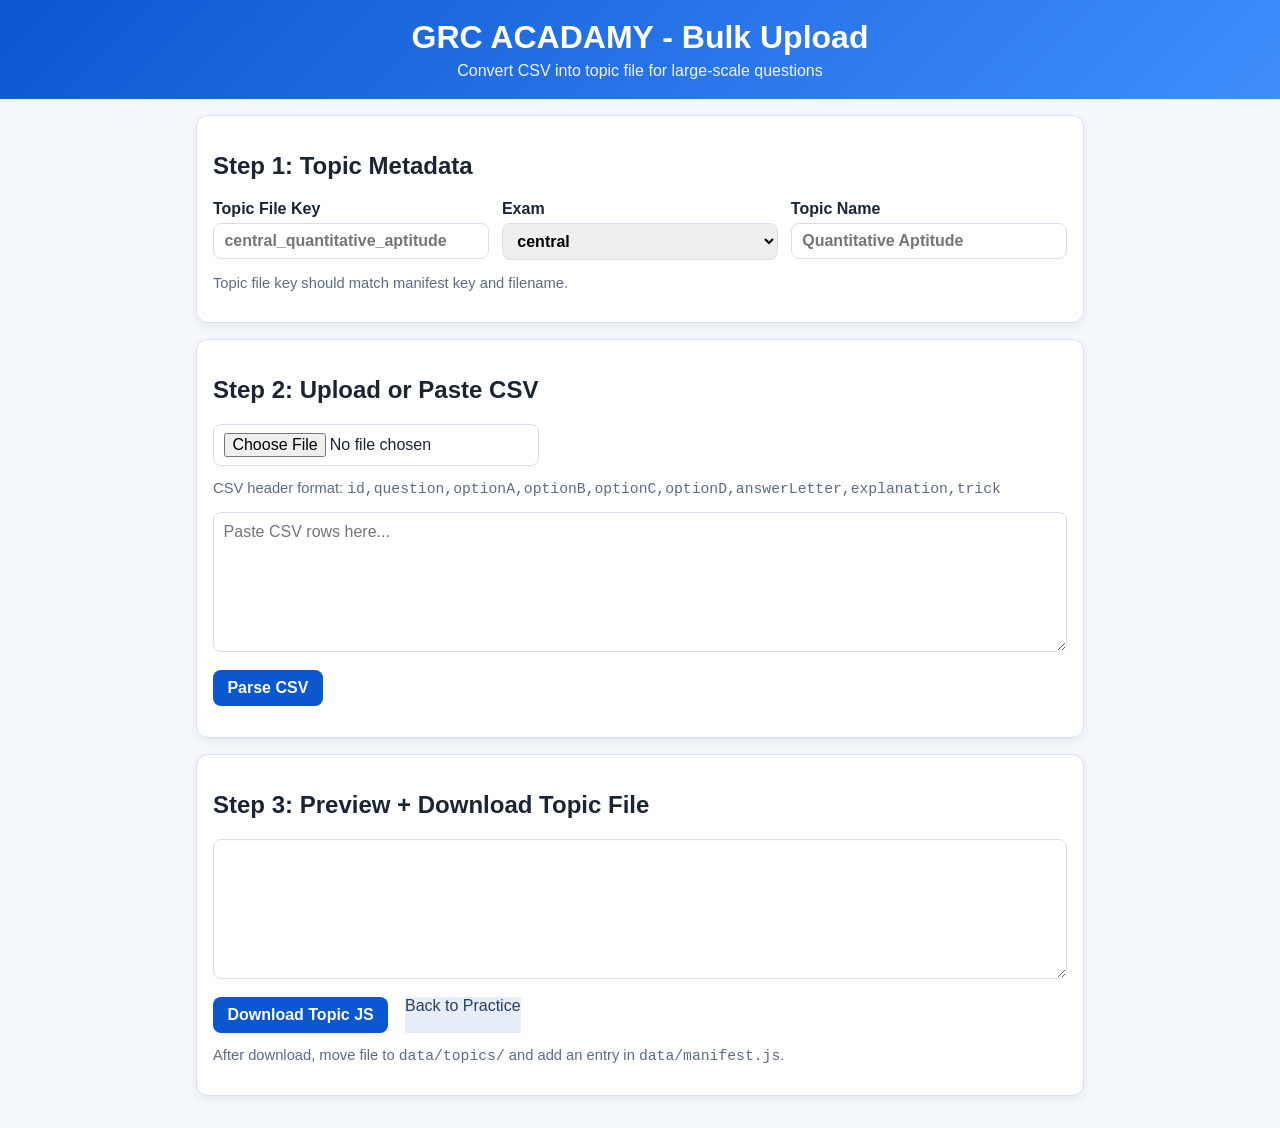
<file: admin.html>
<!doctype html>
<html lang="en">
<head>
  <meta charset="UTF-8" />
  <meta name="viewport" content="width=device-width, initial-scale=1.0" />
  <title>GRC ACADAMY - Bulk Upload Tool</title>
  <link rel="stylesheet" href="styles.css" />
</head>
<body>
  <header class="topbar">
    <h1>GRC ACADAMY - Bulk Upload</h1>
    <p>Convert CSV into topic file for large-scale questions</p>
  </header>

  <main class="container">
    <section class="card">
      <h2>Step 1: Topic Metadata</h2>
      <div class="grid">
        <label>
          Topic File Key
          <input id="topicKey" placeholder="central_quantitative_aptitude" />
        </label>
        <label>
          Exam
          <select id="examType">
            <option value="central">central</option>
            <option value="ap">ap</option>
          </select>
        </label>
        <label>
          Topic Name
          <input id="topicName" placeholder="Quantitative Aptitude" />
        </label>
      </div>
      <p class="help-text">Topic file key should match manifest key and filename.</p>
    </section>

    <section class="card">
      <h2>Step 2: Upload or Paste CSV</h2>
      <input id="csvFile" type="file" accept=".csv,text/csv" />
      <p class="help-text">
        CSV header format:
        <code>id,question,optionA,optionB,optionC,optionD,answerLetter,explanation,trick</code>
      </p>
      <textarea id="csvText" placeholder="Paste CSV rows here..."></textarea>
      <div class="actions">
        <button id="parseBtn" class="primary">Parse CSV</button>
      </div>
      <p id="parseStatus" class="help-text"></p>
    </section>

    <section class="card">
      <h2>Step 3: Preview + Download Topic File</h2>
      <textarea id="outputText" readonly></textarea>
      <div class="actions">
        <button id="downloadBtn" class="primary">Download Topic JS</button>
        <a class="secondary tool-link" href="index.html">Back to Practice</a>
      </div>
      <p class="help-text">
        After download, move file to <code>data/topics/</code> and add an entry in <code>data/manifest.js</code>.
      </p>
    </section>
  </main>

  <script src="admin.js"></script>
</body>
</html>
</file>
<file: styles.css>
:root {
  --bg: #f4f7fb;
  --card: #ffffff;
  --text: #1a2433;
  --muted: #5d6b82;
  --primary: #0b57d0;
  --primary-dark: #0844a5;
  --good: #198754;
  --bad: #d93025;
  --border: #d7e0ec;
}

* {
  box-sizing: border-box;
}

body {
  margin: 0;
  font-family: "Segoe UI", Tahoma, Geneva, Verdana, sans-serif;
  background: var(--bg);
  color: var(--text);
}

.topbar {
  background: linear-gradient(135deg, #0b57d0, #3f8efc);
  color: #fff;
  padding: 1.2rem 1rem;
  text-align: center;
}

.topbar h1 {
  margin: 0;
}

.topbar p {
  margin: 0.35rem 0 0;
  opacity: 0.95;
}

.container {
  max-width: 920px;
  margin: 1rem auto 2rem;
  padding: 0 1rem;
}

.card {
  background: var(--card);
  border: 1px solid var(--border);
  border-radius: 12px;
  padding: 1rem;
  margin-bottom: 1rem;
  box-shadow: 0 4px 10px rgba(16, 40, 74, 0.06);
}

.grid {
  display: grid;
  grid-template-columns: repeat(auto-fit, minmax(190px, 1fr));
  gap: 0.8rem;
  margin-bottom: 0.8rem;
}

label {
  display: flex;
  flex-direction: column;
  gap: 0.35rem;
  font-weight: 600;
}

select,
input,
button {
  font: inherit;
}

a {
  text-decoration: none;
}

select,
input {
  padding: 0.5rem 0.65rem;
  border-radius: 8px;
  border: 1px solid var(--border);
}

button {
  border: none;
  border-radius: 8px;
  padding: 0.55rem 0.9rem;
  cursor: pointer;
  font-weight: 600;
}

.primary {
  background: var(--primary);
  color: #fff;
}

.primary:hover {
  background: var(--primary-dark);
}

.secondary {
  background: #e8eef8;
  color: #254167;
}

.tool-link {
  display: inline-block;
  margin-left: 0.5rem;
}

.quiz-head {
  display: flex;
  justify-content: space-between;
  align-items: baseline;
  gap: 1rem;
  margin-bottom: 0.6rem;
}

.quiz-head p {
  margin: 0.2rem 0 0;
  color: var(--muted);
}

#questionText {
  margin-top: 0.3rem;
}

.timer-wrap {
  background: #edf4ff;
  border: 1px solid #cfe0ff;
  border-radius: 8px;
  padding: 0.3rem 0.6rem;
}

.options {
  display: grid;
  gap: 0.55rem;
}

.option-btn {
  text-align: left;
  border: 1px solid var(--border);
  background: #f8fbff;
}

.option-btn.selected {
  border-color: #4d8cf6;
  background: #eaf3ff;
}

.option-btn.correct {
  border-color: var(--good);
  background: #e8f7ef;
}

.option-btn.wrong {
  border-color: var(--bad);
  background: #fdeceb;
}

.actions {
  margin-top: 0.9rem;
  display: flex;
  gap: 0.55rem;
}

.feedback {
  margin-top: 0.85rem;
  border-top: 1px dashed var(--border);
  padding-top: 0.8rem;
}

.feedback h4 {
  margin: 0.45rem 0;
}

.ok {
  color: var(--good);
  font-weight: 700;
}

.not-ok {
  color: var(--bad);
  font-weight: 700;
}

.hidden {
  display: none;
}

.result-item {
  border: 1px solid var(--border);
  border-radius: 10px;
  padding: 0.65rem;
  margin-bottom: 0.55rem;
}

#dataStatus {
  margin: 0.2rem 0 0.8rem;
  font-size: 0.92rem;
  color: #274b7a;
  background: #eef5ff;
  border: 1px solid #d3e3fb;
  border-radius: 8px;
  padding: 0.45rem 0.6rem;
}

textarea {
  width: 100%;
  border: 1px solid var(--border);
  border-radius: 8px;
  padding: 0.6rem;
  min-height: 140px;
  font: inherit;
}

.help-text {
  color: var(--muted);
  font-size: 0.92rem;
}
</file>
